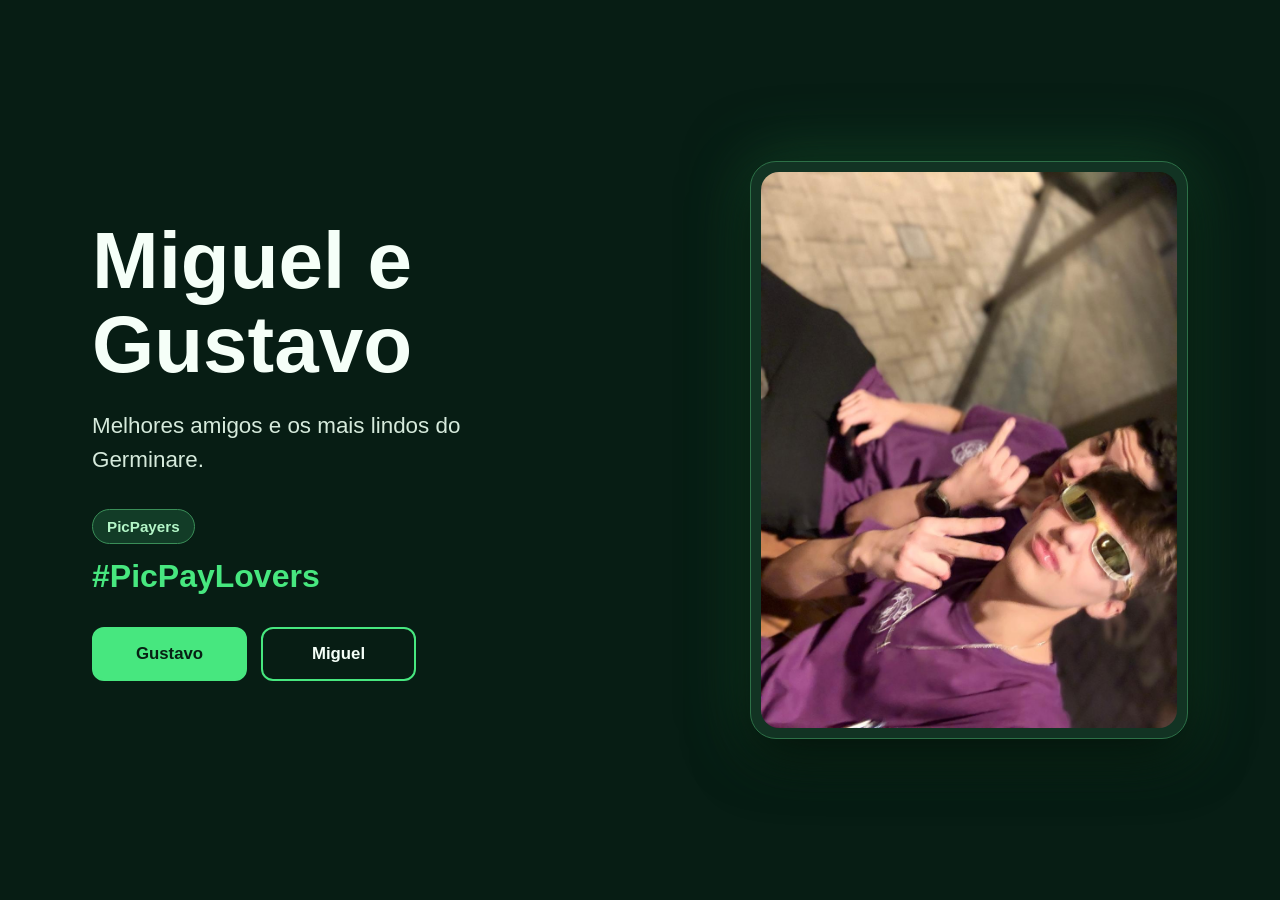
<file: index.html>
<!DOCTYPE html>
<html lang="pt-BR">
<head>
  <meta charset="UTF-8">
  <meta name="viewport" content="width=device-width, initial-scale=1.0">
  <title>Miguel e Gustavo</title>
  <link rel="stylesheet" href="./style.css">
</head>
<body>
  <div class="destaque">
    <div class="texto">
      <h1>Miguel e Gustavo</h1>
      <p class="frase">Melhores amigos e os mais lindos do Germinare.</p>

      <p class="selo">PicPayers</p>

      <p class="hashtag">#PicPayLovers</p>

      <div class="botoes">
        
        <a href="./gustavo/gustavo.html" class="botao">Gustavo</a>
        
        <a href="./miguel/miguel.html" class="botao botao-contorno">Miguel</a>

      </div>
    </div>



    <div class="foto-moldura">
      <img src="./foto-miguel-gustavo.jpeg" alt="Miguel e Gustavo juntos" class="foto-amigos">
    </div>

  </div>

</body>


</html>
</file>
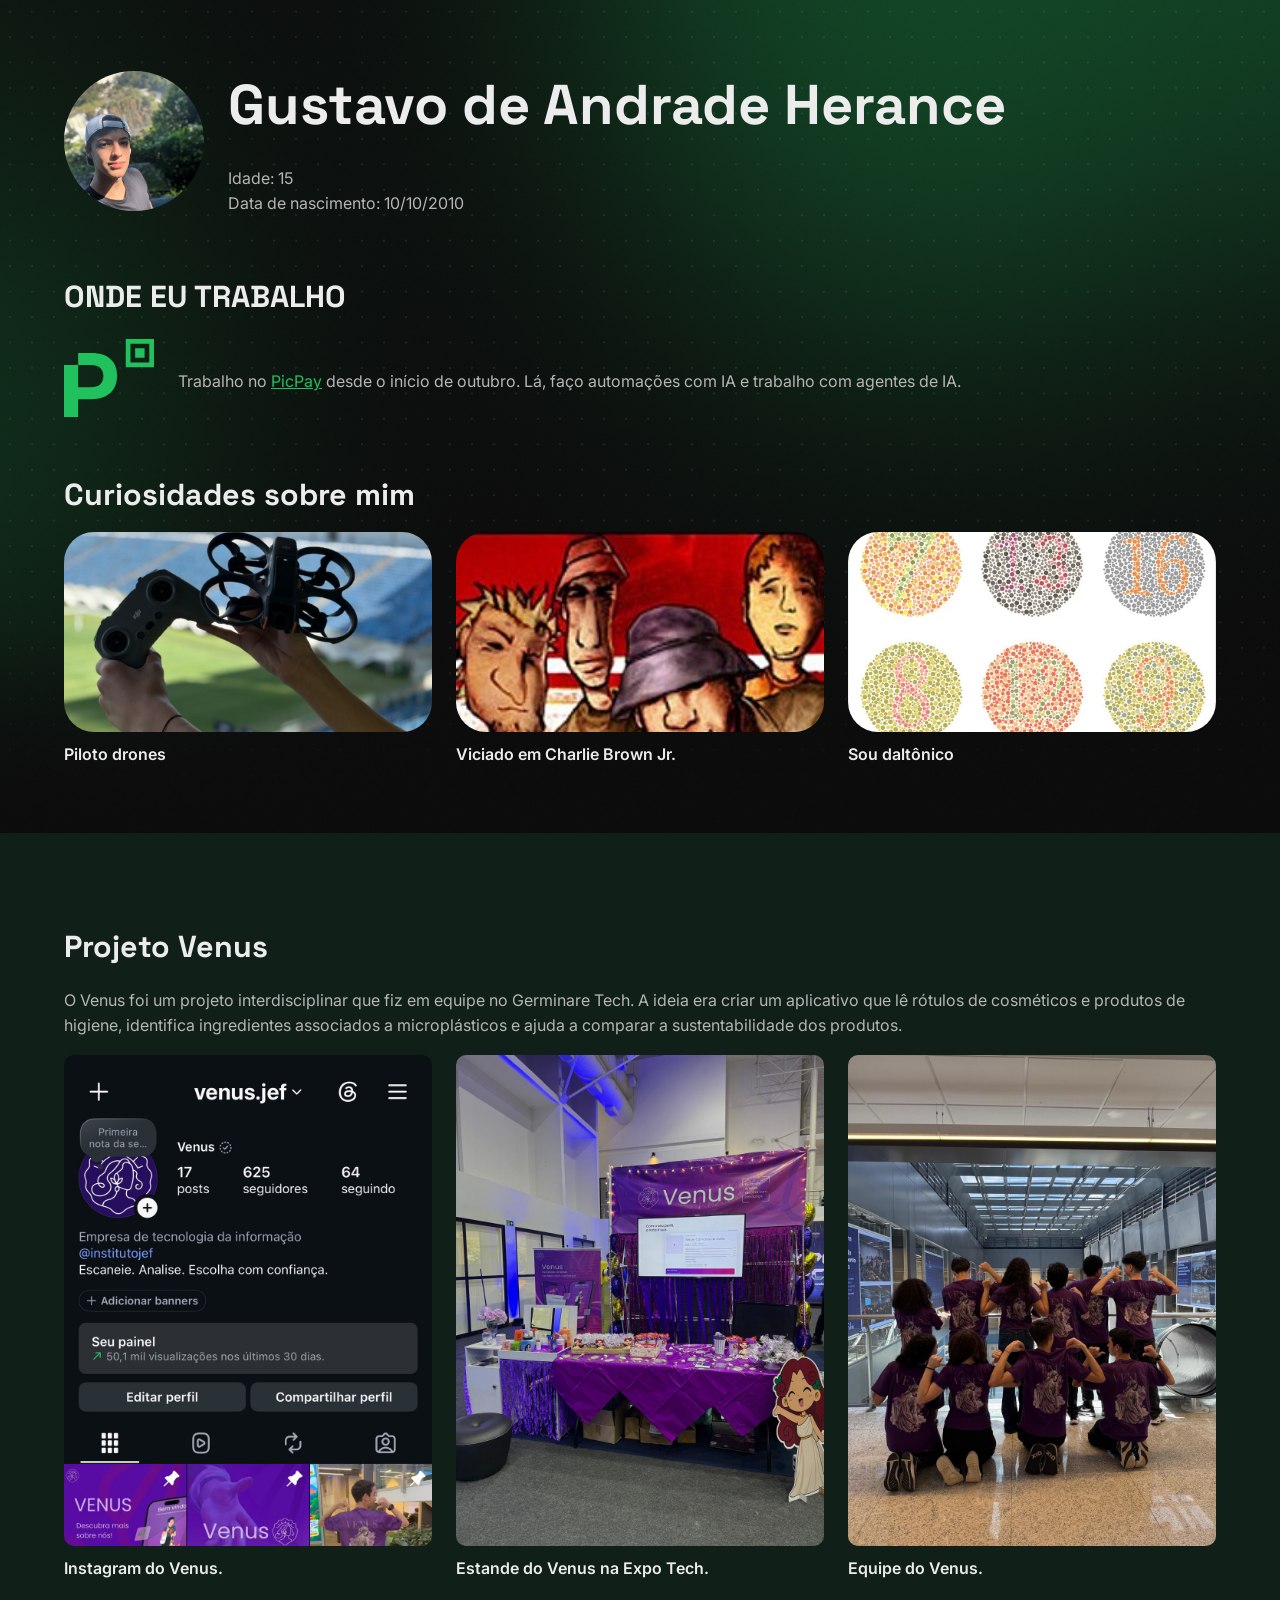
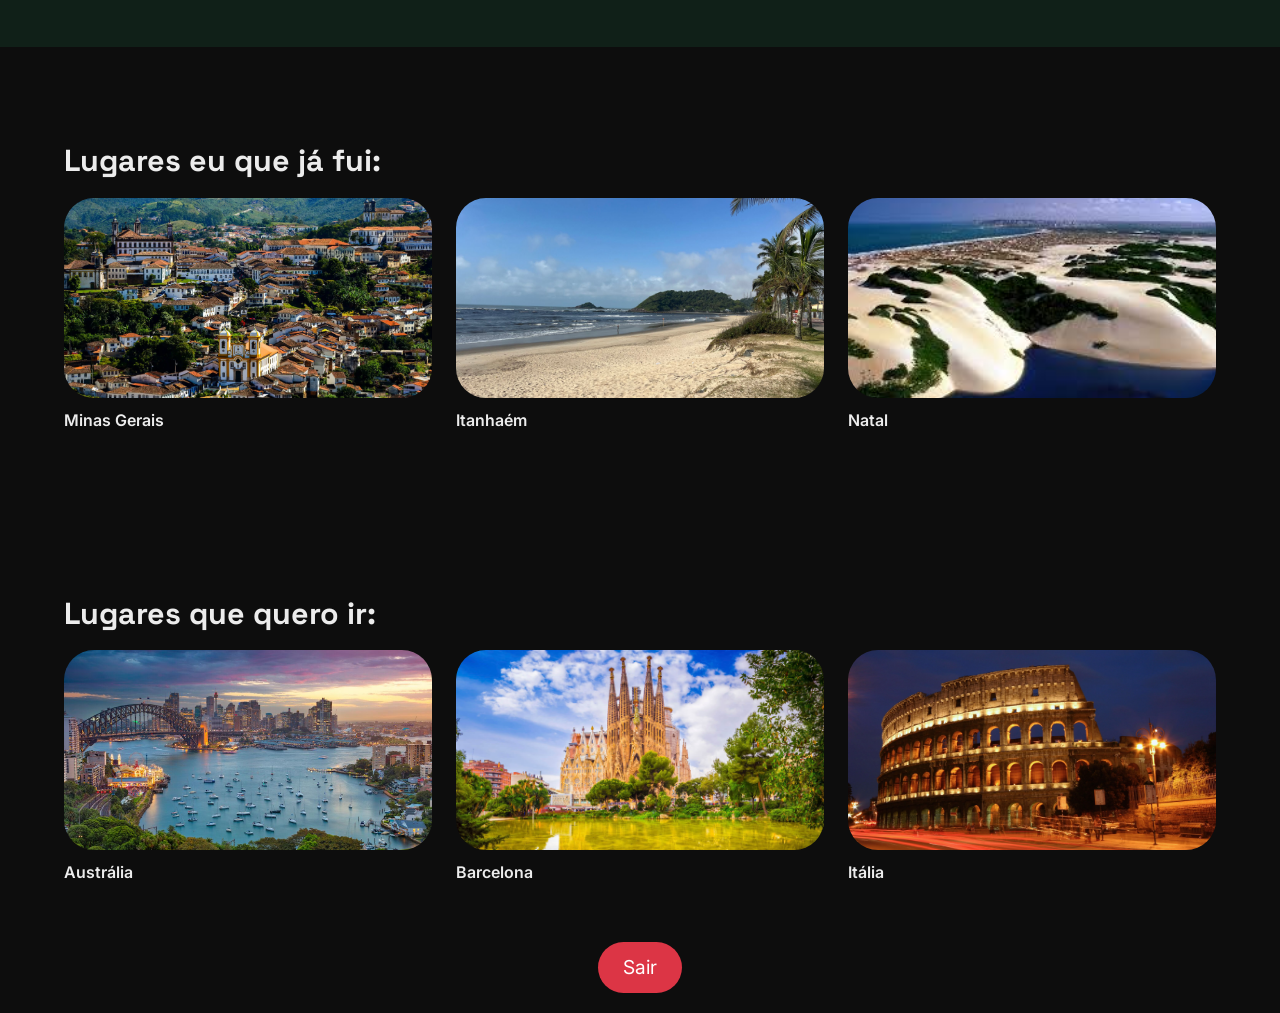
<file: gustavo/gustavo.html>
<!DOCTYPE html>
<html lang="pt-BR">
<head>
  <meta charset="UTF-8">
  <meta name="viewport" content="width=device-width, initial-scale=1.0">
  <title>Gustavo de Andrade Herance</title>
  <link href="https://fonts.googleapis.com/css2?family=Inter:wght@400;600&family=Space+Grotesk:wght@500;700&display=swap" rel="stylesheet">
  <link rel="stylesheet" href="./gustavo-style.css">
</head>
<body> 

  <div class="secao inicio"> 

    <div class="topo"> 

      <img class="perfil" src="./imagens/foto-perfil.jpeg" alt="Foto de Gustavo">
      <div>
        <h1>Gustavo de Andrade Herance</h1>   
        <p>Idade: 15<br>Data de nascimento: 10/10/2010</p> 

      </div>
    </div>

    <h2>ONDE EU TRABALHO</h2>
    <div class="trabalho">
      <a href="https://www.picpay.com" target="_blank" ><img class="logo" src="./imagens/picpay.svg" alt="PicPay"></a>
      <p>Trabalho no <a href="https://www.picpay.com" target="_blank" >PicPay</a> desde o início de outubro. Lá, faço automações com IA e trabalho com agentes de IA.</p>
    </div>

    <h2>Curiosidades sobre mim</h2>
    <div class="fotos">
      <a href="https://www.instagram.com/drone_images10/" target="_blank">
        <img src="./imagens/foto-drone.png" alt="Drone">
        <p>Piloto drones</p>
      </a>
      <a href="https://youtu.be/jp288zfsNTI?si=ZW60qDDJa541XIUL" target="_blank" >
        <img src="./imagens/charlie-brown-jr.jpg" alt="Charlie Brown Jr">
        <p>Viciado em Charlie Brown Jr.</p>
      </a>
      <a href="https://coioftalmologia.com.br/exames-oftalmologicos/teste-de-ishihara-teste-de-senso-cromatico/" target="_blank" >
        <img src="./imagens/teste-daltonismo.jpg" alt="Daltonismo">
        <p>Sou daltônico</p>
      </a>
    </div>
  </div>

  <div class="secao venus">
    <h2>Projeto Venus</h2>
    <p>O Venus foi um projeto interdisciplinar que fiz em equipe no Germinare Tech. A ideia era criar um aplicativo que lê rótulos de cosméticos e produtos de higiene, identifica ingredientes associados a microplásticos e ajuda a comparar a sustentabilidade dos produtos.</p>
    <div class="fotos">
      <div>
        <a href="https://www.instagram.com/venus.jef/" target="_blank" >
          <img src="./imagens/venus-instagram.jpeg" alt="Print do perfil do Venus no Instagram.">
          <p>Instagram do Venus.</p>
        </a>
      </div>
      <div>
        <img src="./imagens/venus-estande.jpeg" alt="Estande do projeto Venus na Expo Tech.">
        <p>Estande do Venus na Expo Tech.</p>
      </div>
      <div>
        <img src="./imagens/venus-equipe.jpeg" alt="Foto da equipe do projeto Venus.">
        <p>Equipe do Venus.</p>
      </div>
    </div>
  </div>

  <div class="secao">
    <h2>Lugares eu que já fui:</h2>
    <div class="fotos">
      <a href="https://en.wikipedia.org/wiki/Minas_Gerais" target="_blank">
        <img src="./imagens/viagem-minas-gerais.webp" alt="Minas Gerais">
        <p>Minas Gerais</p>
      </a>
      <a href="https://pt.wikipedia.org/wiki/Itanha%C3%A9m" target="_blank">
        <img src="./imagens/viagem-itanhaem.jpeg" alt="Itanhaém">
        <p>Itanhaém</p>
      </a>
      <a href="https://pt.wikipedia.org/wiki/Natal_(Rio_Grande_do_Norte)" target="_blank">
        <img src="./imagens/viagem-natal.jpg" alt="Natal">
        <p>Natal</p>
      </a>
    </div>
  </div>

  <div class="secao viagem">
    <h2>Lugares que quero ir:</h2>
    <div class="fotos">
      <a href="https://guia.melhoresdestinos.com.br/categorias/australia.html" target="_blank" >

        
        <img src="./imagens/viagem-sydney.jpg" alt="Austrália">
        <p>Austrália</p>
      </a>


      <a href="https://guia.melhoresdestinos.com.br/barcelona-espanha.html" target="_blank" >
        <img src="./imagens/viagem-barcelona.jpg" alt="Barcelona">
        <p>Barcelona</p>
      </a>

      <a href="https://www.melhoresdestinos.com.br/viagem-italia.html" target="_blank" >
        <img src="./imagens/viagem-italia.webp" alt="Itália">
        <p>Itália</p>
      </a>
    </div>

    <div class="voltar">
      <a href="../index.html" class="botao">Sair</a>
    </div>
  </div>
</body>
</html>
</file>
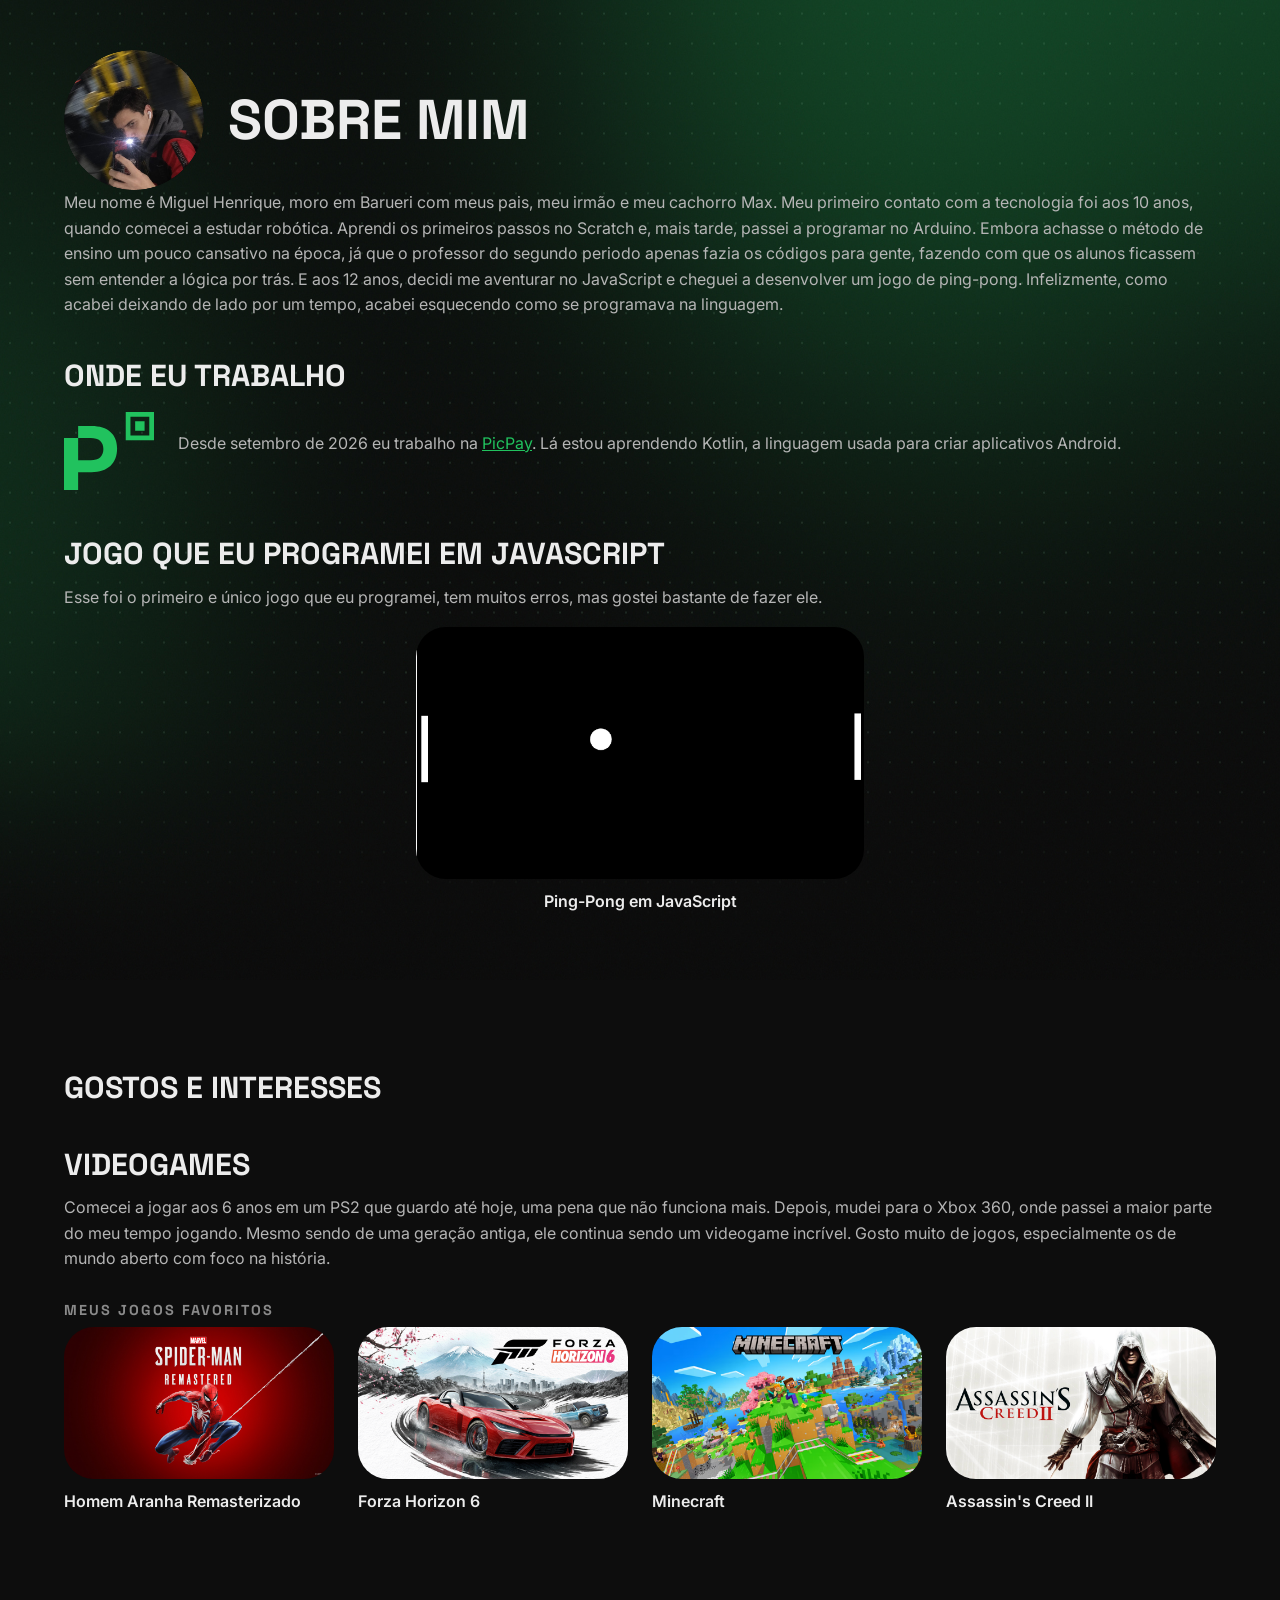
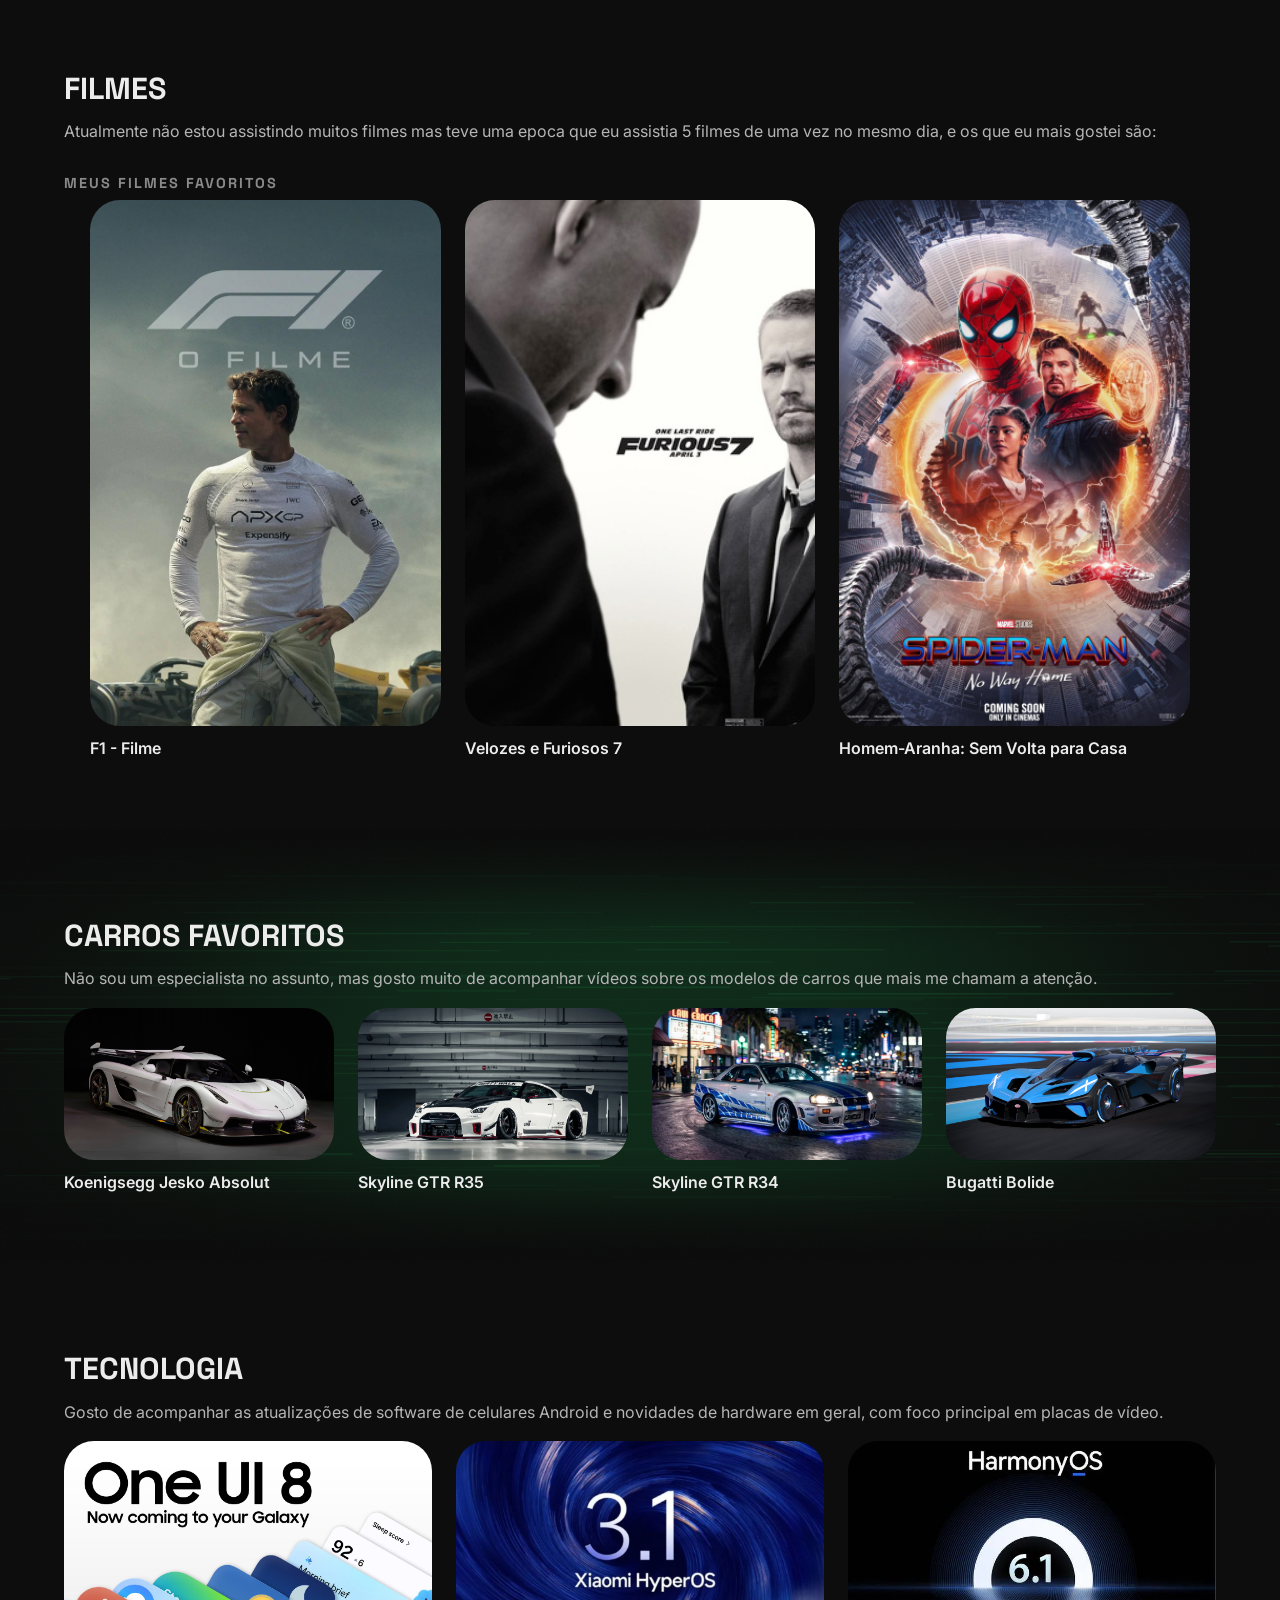
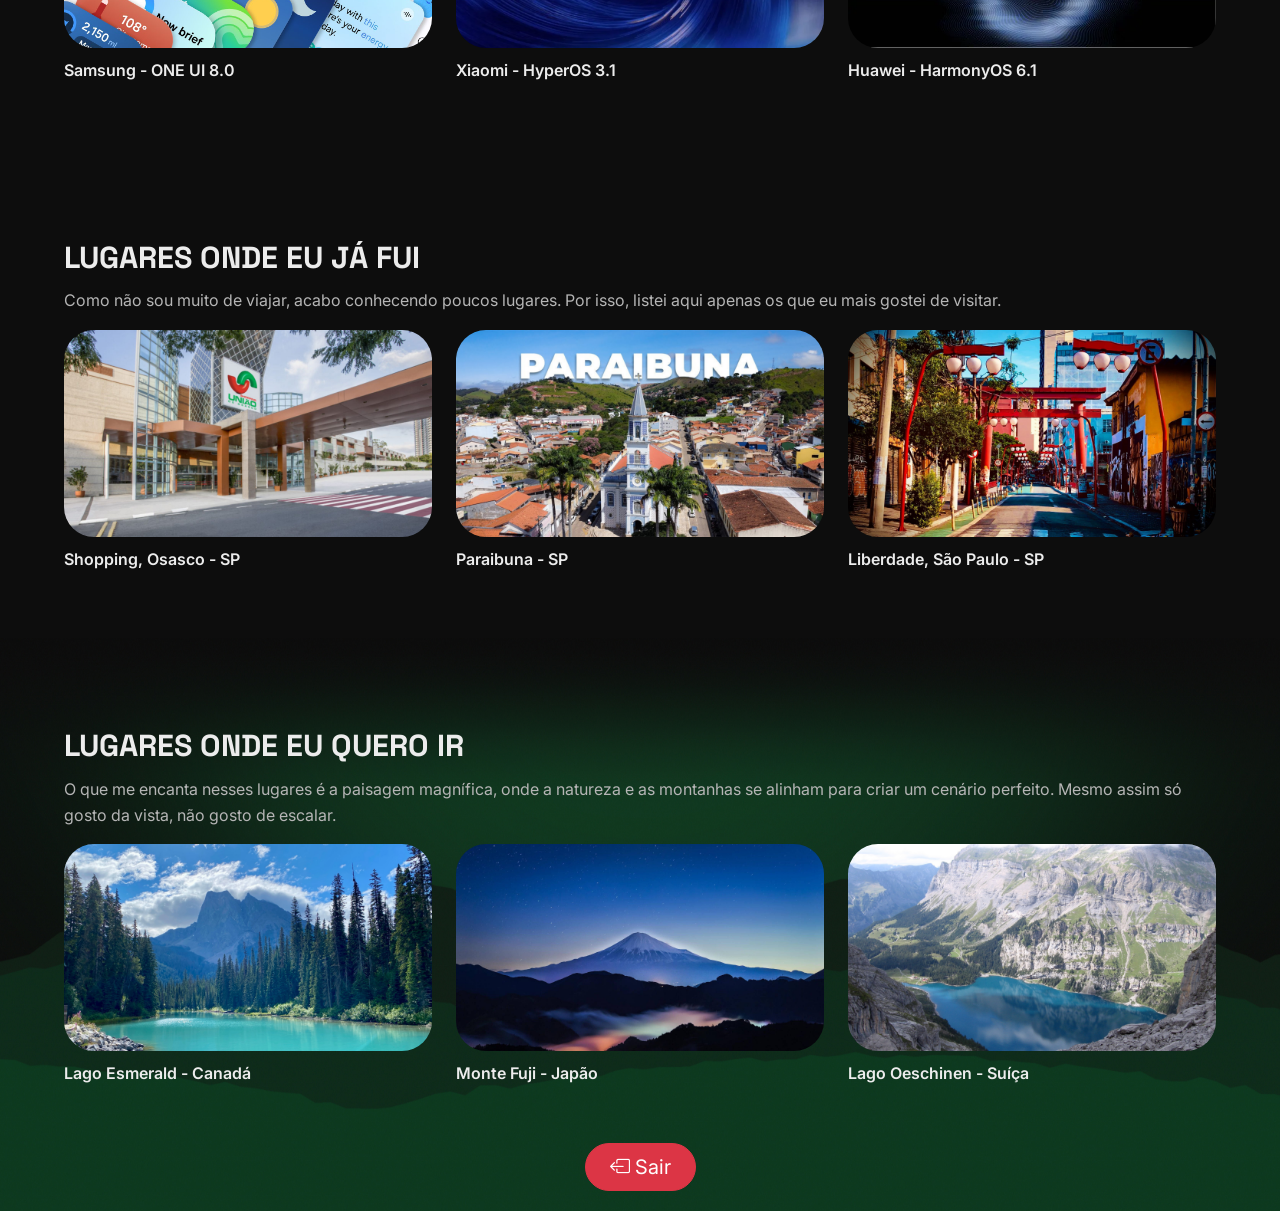
<file: miguel/miguel.html>
<!DOCTYPE html>
<html lang="pt-BR">

<head>
    <meta charset="UTF-8">
  <meta name="viewport" content="width=device-width, initial-scale=1.0">
    <title>Miguel H</title>
    <link rel="icon" type="image/jpeg" href="./imagens/foto-perfil.png">
    <link rel="preconnect" href="https://fonts.googleapis.com">
    <link href="https://fonts.googleapis.com/css2?family=Inter:wght@400;600&family=Space+Grotesk:wght@500;700&display=swap" rel="stylesheet">
    <link href="https://cdn.jsdelivr.net/npm/bootstrap@5.3.3/dist/css/bootstrap.min.css" rel="stylesheet">
    <link rel="stylesheet" href="https://cdn.jsdelivr.net/npm/bootstrap-icons@1.11.3/font/bootstrap-icons.min.css">
    <link rel="stylesheet" href="./miguel-style.css">

</head>
<body class="miguel">
<div class="secao inicio" id="sobre">

    <div class="topo">
        <a href="https://pt.wikipedia.org/wiki/Humano" target="_blank">
        <img class="perfil" src="./imagens/foto-perfil.png" alt="Foto Miguel Henrique">
        </a>
        <h1 id="titulo">SOBRE MIM</h1>
    </div>

    <p>Meu nome é Miguel Henrique, moro em Barueri com meus pais, meu irmão e meu cachorro Max. Meu primeiro contato com a tecnologia foi aos 10 anos, quando comecei a estudar robótica. Aprendi os primeiros passos no Scratch e, mais tarde, passei a programar no Arduino. Embora achasse o método de ensino um pouco cansativo na época, já que o professor do segundo periodo apenas fazia os códigos para gente, fazendo com que os alunos ficassem sem entender a lógica por trás. E aos 12 anos, decidi me aventurar no JavaScript e cheguei a desenvolver um jogo de ping-pong. Infelizmente, como acabei deixando de lado por um tempo, acabei esquecendo como se programava na linguagem.</p>


    <h2>ONDE EU TRABALHO</h2>

    <div class="trabalho caixa-picpay">
        <a href="https://www.picpay.com" target="_blank"><img class="logo" src="./imagens/picpay.svg" alt="PicPay"></a>
        <p>Desde setembro de 2026 eu trabalho na <a href="https://www.picpay.com" target="_blank">PicPay</a>. Lá estou aprendendo Kotlin, a linguagem usada para criar aplicativos Android.</p>
    </div>

    <h2>JOGO QUE EU PROGRAMEI EM JAVASCRIPT</h2>

    <p>Esse foi o primeiro e único jogo que eu programei, tem muitos erros, mas gostei bastante de fazer ele.</p>

    <div class="fotos unica">
    <a href="https://editor.p5js.org/miguelhao19/sketches/uSPKJpYTf" target="_blank">
        <img src="./imagens/jogo-ping-pong.png" alt="Ping-Pong JavaScript">
        <p>Ping-Pong em JavaScript</p>
    </a>

    </div>

</div>

<div class="secao">

    <h2 class="titulo-grande">GOSTOS E INTERESSES</h2>
    <h2>VIDEOGAMES</h2>

    <p>Comecei a jogar aos 6 anos em um PS2 que guardo até hoje, uma pena que não funciona mais. Depois, mudei para o Xbox 360, onde passei a maior parte do meu tempo jogando. Mesmo sendo de uma geração antiga, ele continua sendo um videogame incrível. Gosto muito de jogos, especialmente os de mundo aberto com foco na história.</p>


    <h3>MEUS JOGOS FAVORITOS</h3>

    <div class="fotos">
        <a href="https://www.playstation.com/pt-br/games/marvels-spider-man-remastered/" target="_blank">
            <img src="./imagens/homem-aranha-remasterizado.png" alt="Homem Aranha Remasterizado">
            <p>Homem Aranha Remasterizado</p>
        </a>
        <a href="https://www.xbox.com/pt-br/games/forza-horizon-6" target="_blank">
            <img src="./imagens/forza-horizon-6.png" alt="Forza Horizon 6">
            <p>Forza Horizon 6</p>
        </a>
        <a href="https://www.minecraft.net/pt-br/store/minecraft-deluxe-collection-pc" target="_blank">
            <img src="./imagens/minecraft.png" alt="Minecraft">
            <p>Minecraft</p>
        </a>
        <a href="https://www.ubisoft.com/pt-br/games/assassins-creed-ii" target="_blank">
            <img src="./imagens/assassins-creed-ii.png" alt="Assassin's Creed II">
            <p>Assassin's Creed II</p>
        </a>

    </div>

</div>

<div class="secao">
    <h2>FILMES</h2>
    <p>Atualmente não estou assistindo muitos filmes mas teve uma epoca que eu assistia 5 filmes de uma vez no mesmo dia, e os que eu mais gostei são:</p>
    <h3>MEUS FILMES FAVORITOS</h3>

    <div class="fotos filmes">

        <a href="https://pt.wikipedia.org/wiki/F1_(filme)" target="_blank">
            <img src="./imagens/f1-filme.jpg" alt="F1 - Filme">
            <p>F1 - Filme</p>
        </a>

        <a target="_blank" href="https://pt.wikipedia.org/wiki/Furious_7">
            <img src="./imagens/velozes-e-furiosos-7.jpg" alt="Velozes e Furiosos 7">
        <p>Velozes e Furiosos 7</p>
        </a>


        <a href="https://pt.wikipedia.org/wiki/Spider-Man:_No_Way_Home" target="_blank">
            <img src="./imagens/homem-aranha-sem-volta-para-casa.jpg" alt="Homem-Aranha: Sem Volta para Casa">
            
            <p>Homem-Aranha: Sem Volta para Casa</p>
        </a>
    </div>

</div>

<div class="secao carros">


    <h2>CARROS FAVORITOS</h2>
    <p>Não sou um especialista no assunto, mas gosto muito de acompanhar vídeos sobre os modelos de carros que mais me chamam a atenção.</p>
    <div class="fotos">
        <a href="https://www.koenigsegg.com/model/jesko-absolut" target="_blank">
            <img src="./imagens/koenigsegg-jesko-absolut.png" alt="Koenigsegg Jesko Absolut">
            <p>Koenigsegg Jesko Absolut</p>
        </a>
        <a href="https://www.nissan.com.br/experiencia-nissan/gt-r.html" target="_blank">
            <img src="./imagens/gtr-r35.png" alt="GTR R35">
            <p>Skyline GTR R35</p>
        </a>
        <a href="https://driftforu.com/products/nissan-skyline-r34-gtr-2000" target="_blank">
            <img src="./imagens/gtr-r34.png" alt="GTR R34">
            <p>Skyline GTR R34</p>
        </a>
        <a href="https://www.bugatti.com/en/models/bolide" target="_blank">
          <img src="./imagens/bugatti-bolide.png" alt="Bugatti Bolide">
            <p>Bugatti Bolide</p>
        </a>
    </div>

</div>

<div class="secao">

    <h2>TECNOLOGIA</h2>
    <p>Gosto de acompanhar as atualizações de software de celulares Android e novidades de hardware em geral, com foco principal em placas de vídeo.</p>
    <div class="fotos">
    <a href="https://www.samsung.com/br/one-ui/" target="_blank">
        <img src="./imagens/samsung-one-ui-8.jpg" alt="Samsung - ONE UI 8">
        <p>Samsung - ONE UI 8.0</p>
    </a>

    <a href="https://www.mi.com/br/hyperos/" target="_blank">
        <img src="./imagens/xiaomi-hyperos-3-1.webp" alt="Xiaomi - HyperOS 3.1">
        <p>Xiaomi - HyperOS 3.1</p>
    </a>

    <a href="https://consumer.huawei.com/cn/harmonyos-6/" target="_blank">
        <img src="./imagens/huawei-harmonyos-6-1.webp" alt="Huawei - HarmonyOS 6.1">
        <p>Huawei - HarmonyOS 6.1</p>
    </a>
    </div>

</div>

<div class="secao">

    <h2>LUGARES ONDE EU JÁ FUI</h2>
    <p>Como não sou muito de viajar, acabo conhecendo poucos lugares. Por isso, listei aqui apenas os que eu mais gostei de visitar.</p>
    <div class="fotos">
        <a href="https://www.shoppinguniao.com.br/institucional.php" target="_blank">
            <img src="./imagens/shopping-uniao.png" alt="Shopping União">
            <p>Shopping, Osasco - SP</p>
        </a>
        <a href="http://pt.wikipedia.org/wiki/Paraibuna" target="_blank">
            <img src="./imagens/paraibuna.png" alt="Paraibuna">
            <p>Paraibuna - SP</p>
        </a>
        <a href="https://pt.wikipedia.org/wiki/Liberdade_(bairro_de_S%C3%A3o_Paulo)" target="_blank">
            <img src="./imagens/liberdade.png" alt="Liberdade">
            <p>Liberdade, São Paulo - SP</p>
        </a>
    </div>

</div>

<div class="secao viagem" id="final">
    <h2>LUGARES ONDE EU QUERO IR</h2>
    <p>O que me encanta nesses lugares é a paisagem magnífica, onde a natureza e as montanhas se alinham para criar um cenário perfeito. Mesmo assim só gosto da vista, não gosto de escalar.</p>
    <div class="fotos">
        <a href="https://en.wikipedia.org/wiki/Emerald_Lake_(British_Columbia)" target="_blank">
            <img src="./imagens/lago-esmeralda-canada.png" alt="Lago Esmerald - Canadá">
            <p>Lago Esmerald - Canadá</p>
        </a>
        <a href="https://pt.wikipedia.org/wiki/Monte_Fuji" target="_blank">
            <img src="./imagens/monte-fuji-japao.png" alt="Monte Fuji - Japão">
            <p>Monte Fuji - Japão</p>
        </a>
        <a href="https://en.wikipedia.org/wiki/Oeschinen_Lake" target="_blank">
            <img src="./imagens/lago-oeschinen-suica.png" alt="Lago Oeschinen - Suíça">
            <p>Lago Oeschinen - Suíça</p>
        </a>
    </div>



    <div class="voltar">
        <a href="../index.html" class="btn btn-danger btn-lg rounded-pill px-4 botao"><i class="bi bi-box-arrow-left"></i> Sair</a>
    </div>

</div>
</body>
</html>
</file>
<file: style.css>
* {
  box-sizing: border-box;
}



body {
  margin: 0;
  min-height: 100vh;
  font-family: Arial, sans-serif;
  color: #f5fff8;
  background-color: #071d14;
}


.destaque {
  display: flex;
  align-items: center;
  justify-content: space-between;
  gap: 64px;
  width: 100%;
  max-width: 1160px;
  min-height: 100vh;
  margin: 0 auto;
  padding: 48px 32px;  
}

.texto {
  width: 50%;
}


h1 {
  margin: 0 0 22px;
  font-size: 5rem;
  line-height: 1.05;
}

.frase {
  max-width: 450px;
  margin: 0 0 32px;
  color: #d6eadc;
  font-size: 1.4rem;
  line-height: 1.5;
}



.selo {
  display: inline-block;
  margin: 0;
  padding: 8px 14px;
  border: 1px solid #3a8e58;
  border-radius: 30px;
  color: #b4f6c8;
  background-color: #123c27;
  font-size: 0.95rem;
  font-weight: bold;
}

.hashtag {
  margin: 14px 0 32px;
  color: #47e77f;
  font-size: 2rem;
  font-weight: bold;
}

.botoes {
  display: flex;
  gap: 14px;
}


.botao {
  display: inline-block;
  min-width: 155px;
  padding: 15px 24px;
  border: 2px solid #47e77f;
  border-radius: 12px;
  color: #072114;
  background-color: #47e77f;
  text-align: center;
  text-decoration: none;
  font-size: 1.05rem;
  font-weight: bold;
}



.botao-contorno {
  color: #f5fff8;
  background-color: transparent;
}


.botao:hover {
  border-color: #8af8ad;
  background-color: #8af8ad;
}


.botao-contorno:hover {
  color: #072114;
}




.foto-moldura {
  width: 40%;
  max-width: 460px;
  margin: 0;
  padding: 10px;
  border: 1px solid #2d7047;
  border-radius: 26px;
  background-color: #123323;
  box-shadow: 0 20px 55px #031009, 0 0 65px #174e2d;
}

.foto-amigos {
  display: block;
  width: 100%;
  height: auto;
  border-radius: 18px;
}

@media (max-width: 800px) {
  .destaque {
    flex-direction: column;
    gap: 36px;
    padding: 44px 20px;
  }


  .texto {
    width: 100%;
    text-align: center;
  }


  h1 {
    font-size: 3rem;
  }

  .frase {
    margin-right: auto;
    margin-left: auto;
  }


  .botoes {
    flex-direction: column;
    justify-content: center;
    align-items: center;
  }



  .botao {
    width: 100%;
    max-width: 300px;
  }


  .foto-moldura {
    width: 100%;
    max-width: 440px;
  }
}
</file>
<file: gustavo/gustavo-style.css>
body {
  margin: 0;
  background-color: #0d0d0d;
  color: #ececec;
  font-family: "Inter", Arial, sans-serif;
  line-height: 1.6;
}

h1, h2 {
  font-family: "Space Grotesk", Arial, sans-serif;
  font-weight: bold;
}

h1 {
  margin: 10px 0;
  font-size: 3.5rem;
}

h2 {
  margin: 40px 0 12px;
  font-size: 1.9rem;
}

p {
  color: #b5b5b5;
  font-size: 1rem;
}

a {
  color: #21c25e;
}

.secao {
  padding: 50px 5%;
  background-size: 100% 100%;
}

.inicio {
  background-image: url("./imagens/fundo.jpg");
}

.topo, .trabalho {
  display: flex;
  align-items: center;
  gap: 24px;  
}

.perfil {
  width: 140px;
  height: 140px;
  border-radius: 50%;
  object-fit: cover;
}

.logo {
  width: 90px;
}

.fotos {
  display: grid;
  grid-template-columns: repeat(3, 1fr);
  gap: 24px;
}

.fotos a {
  text-decoration: none;
  color: #ececec;
  min-width: 0;
}

.fotos img {
  display: block;
  width: 100%;
  height: 200px;
  object-fit: cover;
  border-radius: 30px;
}



.fotos p {
  margin-top: 10px;
  color: #ececec;
  font-weight: 600;
}

.fotos a:hover p {
  color: #21c25e;
}

.venus {
  background-color: #102018;
}

.venus .fotos img {
  height: auto;
  border-radius: 10px;
}

.voltar {
  margin-top: 40px;
  text-align: center;
}

.botao {
  display: inline-block;
  padding: 10px 25px;
  border-radius: 30px;
  background-color: #dc3545;
  color: white;
  text-decoration: none;
  font-size: 1.2rem;
}

.botao:hover {
  background-color: #bb2d3b;
  color: white;
}

.viagem {
  padding-bottom: 20px;
}

@media (max-width: 768px) {
  .secao {
    padding: 30px 6%;
  }

  h1 {
    font-size: 2.3rem;
  }

  h2 {
    font-size: 1.4rem;
  }

  .topo, .trabalho {
    flex-direction: column;
    text-align: center;
  }

  .trabalho p {
    margin-top: 0;
  }

  .fotos {
    grid-template-columns: 1fr;
    gap: 14px;
  }

  .fotos img {
    border-radius: 18px;
  }

  .perfil {
    width: 110px;
    height: 110px;
  } 



}
</file>
<file: miguel/miguel-style.css>
body{

    background-color: #0d0d0d;
    color: #ececec;
    font-family: "Inter", Arial, sans-serif;
    margin:0;
    line-height: 1.6;

}

h1,h2,h3 {
      font-family: "Space Grotesk", Arial, sans-serif;
    font-weight: bold;
}
h1 {
    margin: 10px 0;
}
#titulo{
    font-size: 3.5rem;
}

h2{

    font-size:1.9rem;
    margin-top: 40px;

    margin-bottom: 12px;
    position: relative;
}
h2 {

    width: fit-content;
}
h2::after {

    content: "";
    display: block;
    width: 0;
    height: 3px;
    position: absolute;
    left: 0;
    bottom: -3px;
    background-color: #21c25e;
    transition: 0.3s;
}


h2:hover::after {
    width: 100%;
}



h3 {

    color: #8a8a8a;
  font-size: 0.9rem;
    text-transform: uppercase;
    letter-spacing:2px;
    margin-top: 30px;
}



p { color: #b5b5b5; font-size: 1rem;}

.topo {
    display: flex;
    align-items: center;
    gap: 24px;
}



.perfil{
    width:140px;
    height:140px;
    border-radius: 50%;
    object-fit: cover;
    transition: 0.3s;
}
.perfil:hover {

    transform: scale(1.05);
}



.secao {
    padding: 50px 5%;
   background-size: 100% 100%;
}


.miguel .inicio {

   background-image: url("./imagens/fundo.jpg");
}

.miguel .carros{
    background-image: url("./imagens/fundo-carros.jpg");
}
.miguel .viagem {
    background-image: url("./imagens/fundo-viagem.jpg");

}



.trabalho{
    display: flex;
    align-items: center;
    gap: 24px;
}
.logo { width: 90px; }


.fotos {
    display: grid;

    grid-template-columns: repeat(auto-fit, minmax(min(100%, 260px), 1fr));
   gap: 24px;
}

.fotos a {
    text-decoration: none;
    color: #ececec;
    min-width: 0;
}


.fotos img{
    display: block;
    width: 100%;
    aspect-ratio: 16/9;
    object-fit: cover;
    border-radius: 30px;
    transition: 0.3s;
}


.fotos a:hover img {
    transform: translateY(-6px);
}

.fotos a:focus-visible,
.topo a:focus-visible,
.trabalho a:focus-visible,
.botao:focus-visible {
    outline: 3px solid #21c25e;
    outline-offset: 4px;
}

.fotos p {
    font-weight: 600;
  color: #ececec;
    margin-top: 10px;
}
.fotos a:hover p {color: #21c25e;}

.filmes {
    max-width: 1100px;
    margin: 0 auto;
}


.filmes img {
    aspect-ratio: 2/3;
}


.unica {
    max-width: 35vw;
    margin: 0 auto;
    text-align: center;
}


.voltar { text-align: center; margin-top: 40px; }

.botao {
    transition: 0.3s;
}

.botao:hover {
    transform: scale(1.1);


}

.botao:active{
    transform: scale(1.25);
}


a {
    color: #21c25e;
}

#final {
    padding-bottom: 20px;
}

.gustavo .topo {
    justify-content: space-between;
    flex-wrap: wrap;
}

.gustavo .apresentacao {
    display: flex;
    align-items: center;
    gap: 24px;
}

.gustavo .apresentacao p {
    margin: 0;
}

@media (max-width: 768px) {

  .secao{

        padding: 30px 6%;
    }
    #titulo {
        font-size: 2.3rem;
    }
    h2 { font-size: 1.4rem; }

	.topo, .trabalho, .gustavo .apresentacao {

        flex-direction: column;
        text-align: center;
    }
  .caixa-picpay p {
        margin-top: 0;
    }

    .fotos {
        grid-template-columns: 1fr 1fr;
        gap: 14px;
    }


    .fotos img {

        border-radius: 18px;
    }
    .unica{
        max-width: 100%;
        grid-template-columns: 1fr;
    }
}
</file>
